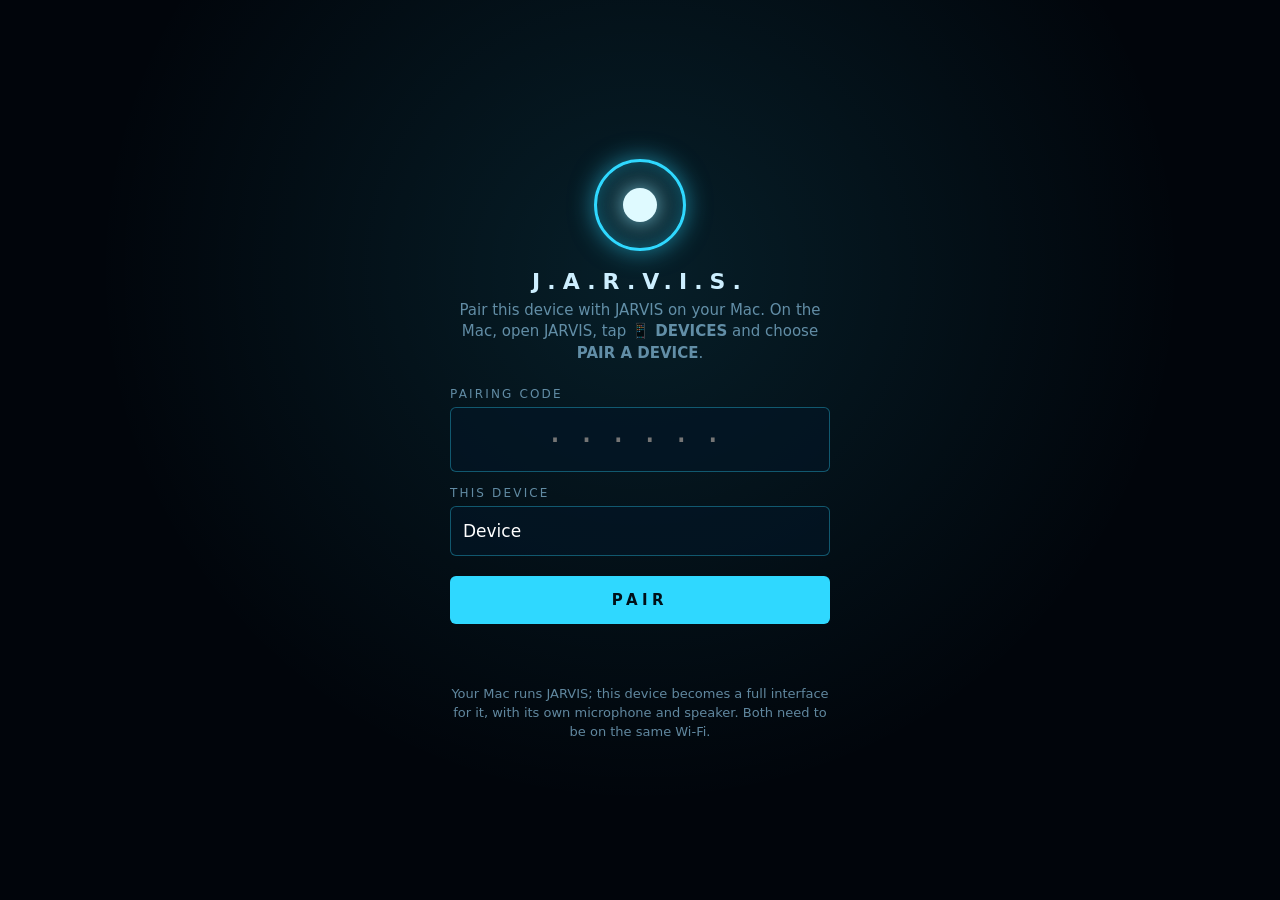
<file: ui/pair.html>
<!doctype html>
<html lang="en">
<head>
<meta charset="utf-8">
<meta name="viewport" content="width=device-width, initial-scale=1, viewport-fit=cover">
<meta name="theme-color" content="#01050b">
<meta name="apple-mobile-web-app-capable" content="yes">
<meta name="apple-mobile-web-app-status-bar-style" content="black-translucent">
<meta name="apple-mobile-web-app-title" content="JARVIS">
<link rel="manifest" href="/manifest.webmanifest">
<link rel="apple-touch-icon" href="/icon.png">
<title>Pair with JARVIS</title>
<style>
  :root { --c: #2fd8ff; --ink: #cdefff; --dim: rgba(160, 220, 255, .6); --bg: #01050b; --bad: #ff5a6a; }
  * { box-sizing: border-box; }
  html, body { margin: 0; min-height: 100%; background: var(--bg); color: var(--ink);
    font-family: "Rajdhani", system-ui, -apple-system, "Segoe UI", sans-serif; }
  body { display: grid; place-items: center; min-height: 100dvh; padding: 24px 16px;
    background: radial-gradient(ellipse at 50% 30%, rgba(47, 216, 255, .12), transparent 60%), var(--bg); }
  main { width: 100%; max-width: 380px; text-align: center; }
  .ring { width: 92px; height: 92px; margin: 0 auto 18px; border-radius: 50%; border: 3px solid var(--c);
    box-shadow: 0 0 24px rgba(47, 216, 255, .55), inset 0 0 22px rgba(47, 216, 255, .4); display: grid; place-items: center; }
  .ring i { width: 34px; height: 34px; border-radius: 50%; background: #dffaff; box-shadow: 0 0 26px #8eeaff; }
  h1 { font-family: "Orbitron", system-ui, sans-serif; letter-spacing: .32em; font-size: 22px; margin: 0 0 6px; font-weight: 700; }
  p { color: var(--dim); line-height: 1.45; margin: 0 0 22px; font-size: 15px; }
  label { display: block; text-align: left; font-size: 12px; letter-spacing: .18em; color: var(--dim); margin: 14px 0 6px; }
  input { width: 100%; padding: 14px 12px; font: inherit; font-size: 17px; color: #fff; background: rgba(4, 22, 38, .7);
    border: 1px solid rgba(47, 216, 255, .35); border-radius: 6px; outline: none; }
  input:focus { border-color: var(--c); box-shadow: 0 0 0 3px rgba(47, 216, 255, .18); }
  #code { font-family: ui-monospace, "SF Mono", Menlo, Consolas, monospace; font-size: 30px; letter-spacing: .45em;
    text-align: center; padding-left: .45em; }
  button { width: 100%; margin-top: 20px; padding: 15px; font: inherit; font-size: 15px; font-weight: 700; letter-spacing: .3em;
    color: #001018; background: var(--c); border: 0; border-radius: 6px; cursor: pointer; }
  button:disabled { opacity: .5; }
  #msg { min-height: 1.4em; margin-top: 14px; font-size: 15px; }
  #msg.bad { color: var(--bad); }
  small { display: block; margin-top: 26px; color: var(--dim); font-size: 13px; line-height: 1.45; }
</style>
</head>
<body>
<main>
  <div class="ring"><i></i></div>
  <h1>J.A.R.V.I.S.</h1>
  <p>Pair this device with JARVIS on your Mac. On the Mac, open JARVIS, tap <b>📱 DEVICES</b> and choose <b>PAIR A DEVICE</b>.</p>
  <form id="f">
    <label for="code">PAIRING CODE</label>
    <input id="code" inputmode="numeric" autocomplete="one-time-code" pattern="[0-9]{6}" maxlength="6" required placeholder="······">
    <label for="name">THIS DEVICE</label>
    <input id="name" maxlength="40" required>
    <button id="go">PAIR</button>
    <div id="msg" role="status"></div>
  </form>
  <small>Your Mac runs JARVIS; this device becomes a full interface for it, with its own microphone and speaker.
    Both need to be on the same Wi-Fi.</small>
</main>
<script>
  const ua = navigator.userAgent;
  const guess = /iPad/.test(ua) || (/Macintosh/.test(ua) && navigator.maxTouchPoints > 1) ? "iPad"
    : /iPhone/.test(ua) ? "iPhone" : /Android/.test(ua) ? (/Mobile/.test(ua) ? "Android phone" : "Android tablet")
    : /Windows/.test(ua) ? "Windows PC" : /Macintosh/.test(ua) ? (navigator.maxTouchPoints > 1 ? "iPad" : "Mac") : "Device";
  const $ = id => document.getElementById(id);
  $("name").value = guess;
  const fromLink = (location.hash.match(/code=(\d{6})/) || [])[1];  // from the QR code
  if (fromLink) { $("code").value = fromLink; history.replaceState(null, "", "/pair"); }
  async function pair(e) {
    e?.preventDefault();
    $("go").disabled = true; $("msg").className = ""; $("msg").textContent = "Pairing…";
    try {
      const r = await fetch("/pair", { method: "POST", headers: { "Content-Type": "application/json" },
        body: JSON.stringify({ code: $("code").value, name: $("name").value }) });
      const j = await r.json();
      if (!j.ok) throw new Error(j.error || "Pairing failed.");
      $("msg").textContent = "Paired. Opening JARVIS…";
      location.replace("/");
    } catch (err) {
      $("msg").className = "bad"; $("msg").textContent = err.message; $("go").disabled = false;
    }
  }
  $("f").addEventListener("submit", pair);
  if (fromLink) pair();
</script>
</body>
</html>
</file>
